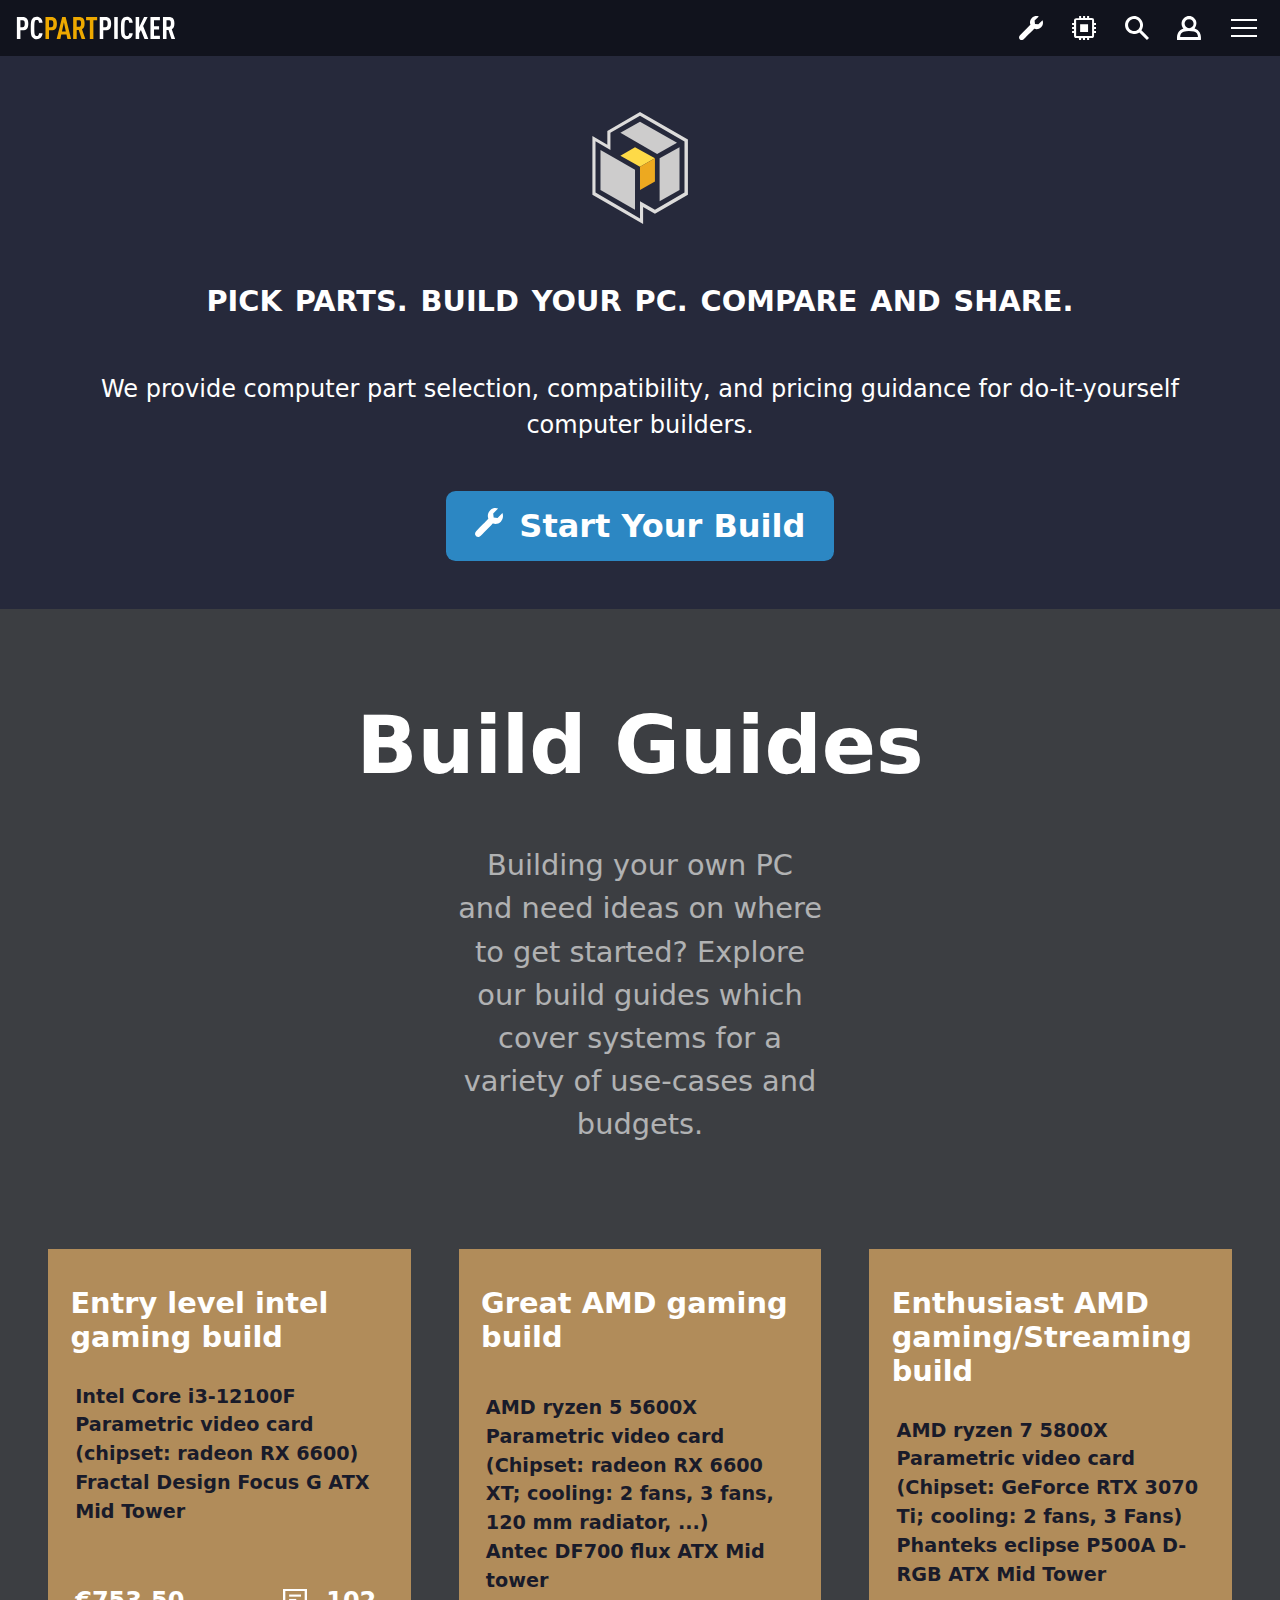
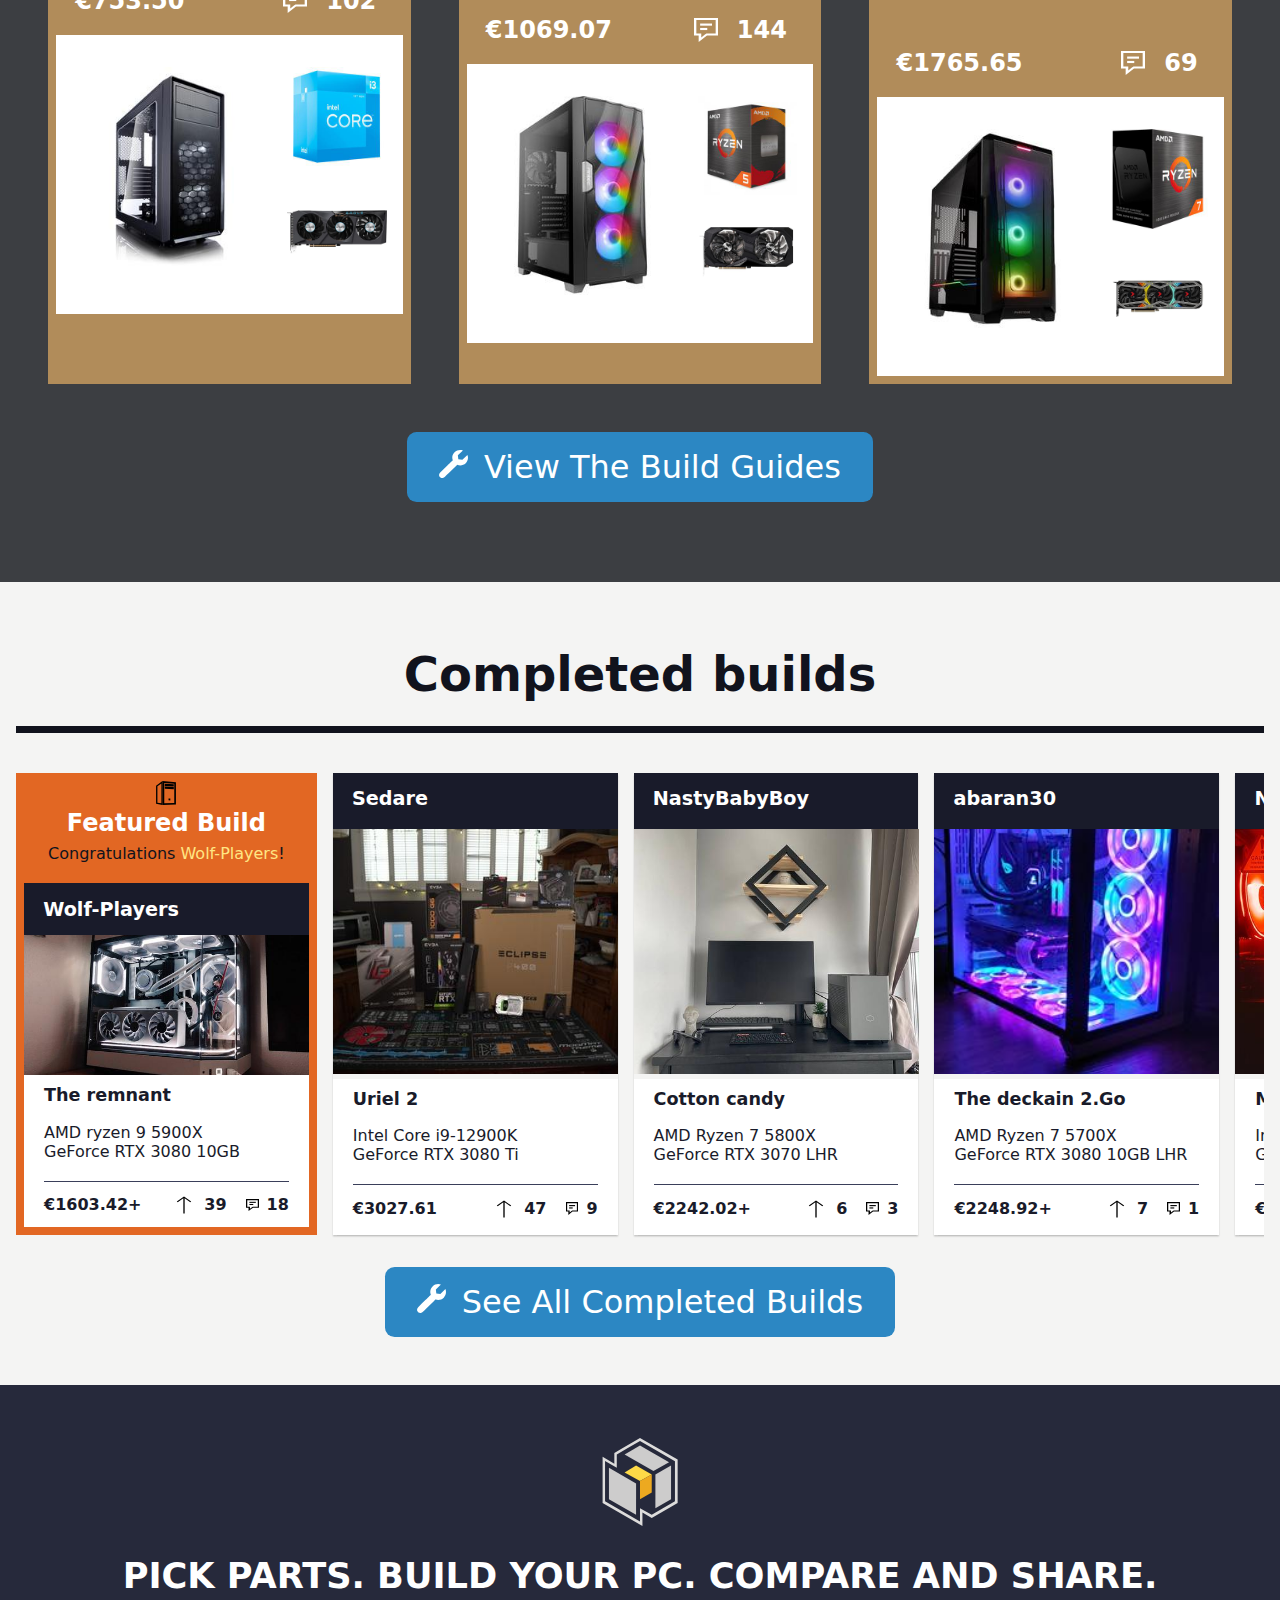
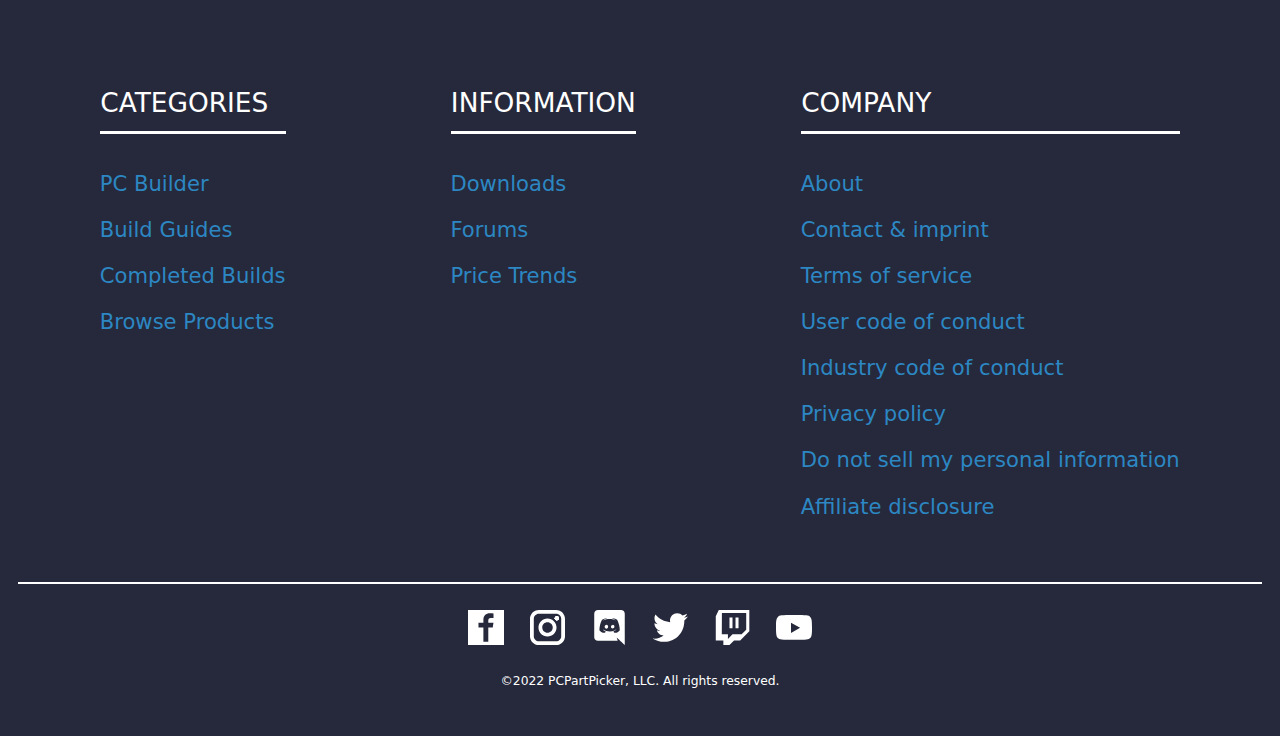
<file: index.html>
<!doctype html>
<html lang="en">
	
<head>
	<meta charset="UTF-8">
	<meta name="author" content="Bryan">
	<meta name="viewport" content="width=device-width, initial-scale=1">
	
	<title>PCPartPicker - Home Page</title>
	
	<link href="styles/general-style.css" rel="stylesheet">
	<link href="styles/homepage-style.css" rel="stylesheet">
	<link rel="icon" type="image/svg+xml" href="images/iconen/pcpp-icon.svg">
</head>

<body>
	<header>
		<!-- nav menu dicht -->
		<nav>
			<ul>
				<li>
					<a href="#"><img src="images/iconen/pcpp-icon.svg" alt="Home"></a>
					<a href="#"><img src="images/iconen/pcpp-logo-word.svg" alt="Home"></a>
				</li>
				<li><a href="#"><img src="images/iconen/wrench-icon.svg" alt="PC Builder"></a></li>
				<li><a href="#"><img src="images/iconen/cpu-icon.svg" alt="Browse products"></a></li>
				<li><a href="#"><img src="images/iconen/search_icon.svg" alt="Zoeken"></a></li>
				<li><a href="#"><img src="images/iconen/profile_icon.svg" alt="Profile"></a></li>
			</ul>
		</nav>

		<!-- hamburger menu met bewegend strepen link:https://codepen.io/shooft/pen/dymRMBZ -->
		<button aria-hidden="true"><span></span><span></span><span></span></button>

		<!-- nav menu open -->
		<nav>
			<ul>
				<li><img src="images/iconen/pcpp-icon.svg" alt="">Resources</li>
				<li><a href="buildGuides.html"><img src="images/iconen/build_guides-icon.svg" alt="">Build Guides</a></li>
				<li><a href="#"><img src="images/iconen/completed_builds-icon.svg" alt="">Completed Buids</a></li>
				<li><a href="#"><img src="images/iconen/forums-icon.svg" alt="">Forums</a></li>
				<li><a href="#"><img src="images/iconen/price_trends-icon.svg" alt="">Price Trends</a></li>
			</ul>
		</nav>
	</header>

	<main>
		<section>
			<h1>Pick parts. build your PC. compare and share.</h1>

			<p>We provide computer part selection, compatibility, and pricing guidance for do-it-yourself computer builders.</p>

			<img src="images/iconen/pcpp-logo-word.svg" alt="Pc part picker">
			<img src="images/iconen/pcpp-icon.svg" alt="Home"></a>

			<a href="#"><img src="images/iconen/wrench-icon.svg" alt="">Start your build</a>
		</section>

		<section>
			<h2>Build guides</h2>

			<p>Building your own PC and need ideas on where to get started? Explore our build guides which cover systems for a variety of use-cases and budgets.</p>

			<ul>
				<li>
					<a href="#">
						<h3>Entry level intel gaming build</h3>

						<p>Intel Core i3-12100F</p>
						<p>Parametric video card (chipset: radeon RX 6600)</p>
						<p>Fractal Design Focus G ATX Mid Tower</p>

						<div>
							<p>€753.50</p>
							<span>
								<img src="images/iconen/messages-icon-white.svg" alt="messages">
								<p>102</p>
							</span>
						</div>

						<div>
							<img src="images/computer_builds/desktop_image_1st.jpg" alt="Desktop case">
							<img src="images/computer_builds/cpu_image_1st.jpg" alt="CPU">
							<img src="images/computer_builds/grafischCard_image_1st.jpg" alt="Grafisch Card">
						</div>
					</a>
				</li>

				<li>
					<a href="#">
						<h3>Great AMD gaming build</h3>

						<p>AMD ryzen 5 5600X</p>
						<p>Parametric video card (Chipset: radeon RX 6600 XT; cooling: 2 fans, 3 fans, 120 mm radiator, ...)</p>
						<p>Antec DF700 flux ATX Mid tower</p>

						<div>
							<p>€1069.07</p>
							<span>
								<img src="images/iconen/messages-icon-white.svg" alt="messages">
								<p>144</p>
							</span>
						</div>

						<div>
							<img src="images/computer_builds/desktop_image_2de.jpg" alt="Desktop case">
							<img src="images/computer_builds/cpu_image_2de.jpg" alt="CPU">
							<img src="images/computer_builds/grafischCard_image_2de.jpg" alt="Grafisch Card">
						</div>
					</a>
				</li>

				<li>
					<a href="#">
						<h3>Enthusiast AMD gaming/Streaming build</h3>

						<p>AMD ryzen 7 5800X</p>
						<p>Parametric video card (Chipset: GeForce RTX 3070 Ti; cooling: 2 fans, 3 Fans)</p>
						<p>Phanteks eclipse P500A D-RGB ATX Mid Tower</p>

						<div>
						<p>€1765.65</p>
						<span>
							<img src="images/iconen/messages-icon-white.svg" alt="messages">
							<p>69</p>
						</span>
						</div>

						<div>
							<img src="images/computer_builds/desktop_image_3rd.jpg" alt="Desktop case">
							<img src="images/computer_builds/cpu_image_3rd.jpg" alt="CPU">
							<img src="images/computer_builds/grafischCard_image_3rd.jpg" alt="Grafisch Card">
						</div>
					</a>
				</li>
			</ul>

			<a href="#"><img src="images/iconen/wrench-icon.svg" alt="">View the build guides</a>
		</section>

		<section>
			<h2>Completed builds</h2>

			<ul>
				<li>
					<figcaption><img src="images/iconen/featured_build-icon.svg" alt=""></figcaption>
					<h3>Featured Build</h3>
					<p>Congratulations <span>Wolf-Players</span>!</p>
					<h4>Wolf-Players</h4>
					<img src="images/completed_builds/completedBuilds_FeaturedBuild.jpg" alt="">
					<div>
						<h5>The remnant</h5>
						<p>AMD ryzen 9 5900X</p>
						<p>GeForce RTX 3080 10GB</p>

						<div>
							<p>€1603.42+</p>
							<span>
								<img src="images/iconen/arrow_up-icon.svg" alt="likes">
								<p>39</p>
								<img src="images/iconen/messages-icon.svg" alt="messages">
								<p>18</p>
							</span>
						</div>
					</div>
				</li>

				<li>
					<h4>Sedare</h4>
					<img src="images/completed_builds/completedBuilds_secondBuild.jpg" alt="">
					<div>
						<h5>Uriel 2</h5>
						<p>Intel Core i9-12900K</p>
						<p>GeForce RTX 3080 Ti</p>

						<div>
							<p>€3027.61</p>
							<span>
								<img src="images/iconen/arrow_up-icon.svg" alt="likes">
								<p>47</p>
								<img src="images/iconen/messages-icon.svg" alt="messsages">
								<p>9</p>
							</span>
						</div>
					</div>
				</li>

				<li>
					<h4>NastyBabyBoy</h4>
					<img src="images/completed_builds/completedBuilds_thirdBuild.jpg" alt="">
					<div>
						<h5>Cotton candy</h5>
						<p>AMD Ryzen 7 5800X</p>
						<p>GeForce RTX 3070 LHR</p>
	
						<div>
							<p>€2242.02+</p>
							<span>
								<img src="images/iconen/arrow_up-icon.svg" alt="likes">
								<p>6</p>
								<img src="images/iconen/messages-icon.svg" alt="messages">
								<p>3</p>
							</span>
						</div>
					</div>
				</li>

				<li>
					<h4>abaran30</h4>
					<img src="images/completed_builds/completedBuilds_fourthBuild.jpg" alt="">
					<div>
						<h5>The deckain 2.Go</h5>
						<p>AMD Ryzen 7 5700X</p>
						<p>GeForce RTX 3080 10GB LHR</p>
	
						<div>
							<p>€2248.92+</p>
							<span>
								<img src="images/iconen/arrow_up-icon.svg" alt="likes">
								<p>7</p>
								<img src="images/iconen/messages-icon.svg" alt="messages">
								<p>1</p>
							</span>
						</div>
					</div>
				</li>

				<li>
					<h4>NovaBandit</h4>
					<img src="images/completed_builds/completedBuilds_fifthBuild.jpg" alt="">
					<div>
						<h5>Minnesota ice</h5>
						<p>Intel core i9-9900k</p>
						<p>GeForce RTX 2080 ti</p>
	
						<div>
							<p>€776.14+</p>
							<span>
								<img src="images/iconen/arrow_up-icon.svg" alt="likes">
								<p>10</p>
								<img src="images/iconen/messages-icon.svg" alt="messages">
								<p>0</p>
							</span>
						</div>
					</div>
				</li>

				<li>
					<h4>PapaJohick</h4>
					<img src="images/completed_builds/completedBuilds_sixthBuild.jpg" alt="">

					<div>
						<h5>My first build!!!</h5>
						<p>AMD Ryzen 5 5600X</p>
						<p>Radeon RX 6750 XT</p>

						<div>
							<p>€1463.26+</p>
							<span>
								<img src="images/iconen/arrow_up-icon.svg" alt="likes">
								<p>7</p>
								<img src="images/iconen/messages-icon.svg" alt="messages">
								<p>2</p>
							</span>
						</div>
					</div>
				</li>

				<li>
					<h4>pemchas</h4>
					<img src="images/completed_builds/completedBuilds_seventhBuild.jpg" alt="">

					<div>
						<h5>Pem's PC</h5>
						<p>AMD Ryzen 9 5900X</p>
						<p>GeForce RTX 3080 10GB</p>
	
						<div>
							<p>€3781.28+</p>
							<span>
								<img src="images/iconen/arrow_up-icon.svg" alt="likes">
								<p>4</p>
								<img src="images/iconen/messages-icon.svg" alt="messages">
								<p>0</p>
							</span>
						</div>
					</div>
				</li>
			</ul>

			<a href="#"><img src="images/iconen/wrench-icon.svg" alt="">See all completed builds</a>
		</section>
	</main>

	<footer>

		<img src="images/iconen/pcpp-icon.svg" alt="">

		<h2>Pick parts. build your pc. compare and share.</h2>

		<div>
			<div>
				<h3>Categories</h3>
				<ul>
					<li><a href="#">PC Builder</a></li>
					<li><a href="#">Build Guides</a></li>
					<li><a href="#">Completed Builds</a></li>
					<li><a href="#">Browse Products</a></li>
				</ul>
			</div>

			<div>
				<h3>Information</h3>
				<ul>
					<li><a href="#">Downloads</a></li>
					<li><a href="#">Forums</a></li>
					<li><a href="#">Price Trends</a></li>
				</ul>
			</div>

			<div>
				<h3>Company</h3>
				<ul>
					<li><a href="#">About</a></li>
					<li><a href="#">Contact & imprint</a></li>
					<li><a href="#">Terms of service</a></li>
					<li><a href="#">User code of conduct</a></li>
					<li><a href="#">Industry code of conduct</a></li>
					<li><a href="#">Privacy policy</a></li>
					<li><a href="#">Do not sell my personal information</a></li>
					<li><a href="#">Affiliate disclosure</a></li>
				</ul>
			</div>
		</div>
		<ul>
			<li><a href="#"><img src="images/iconen/footer_facebook-icon.svg" alt="facebook"></a></li>
			<li><a href="#"><img src="images/iconen/footer_instagram-icon.svg" alt="instagram"></a></li>
			<li><a href="#"><img src="images/iconen/footer_discord-icon.svg" alt="discord"></a></li>
			<li><a href="#"><img src="images/iconen/footer_twitter-icon.svg" alt="twitter"></a></li>
			<li><a href="#"><img src="images/iconen/footer_twitch-icon.svg" alt="twitch"></a></li>
			<li><a href="#"><img src="images/iconen/footer_youtube-icon.svg" alt="youtube"></a></li>
		</ul>

		<p>©2022 PCPartPicker, LLC. All rights reserved.</p>
	</footer>

	<script defer src="scripts/script.js"></script>
</body>
	
</html>
</file>
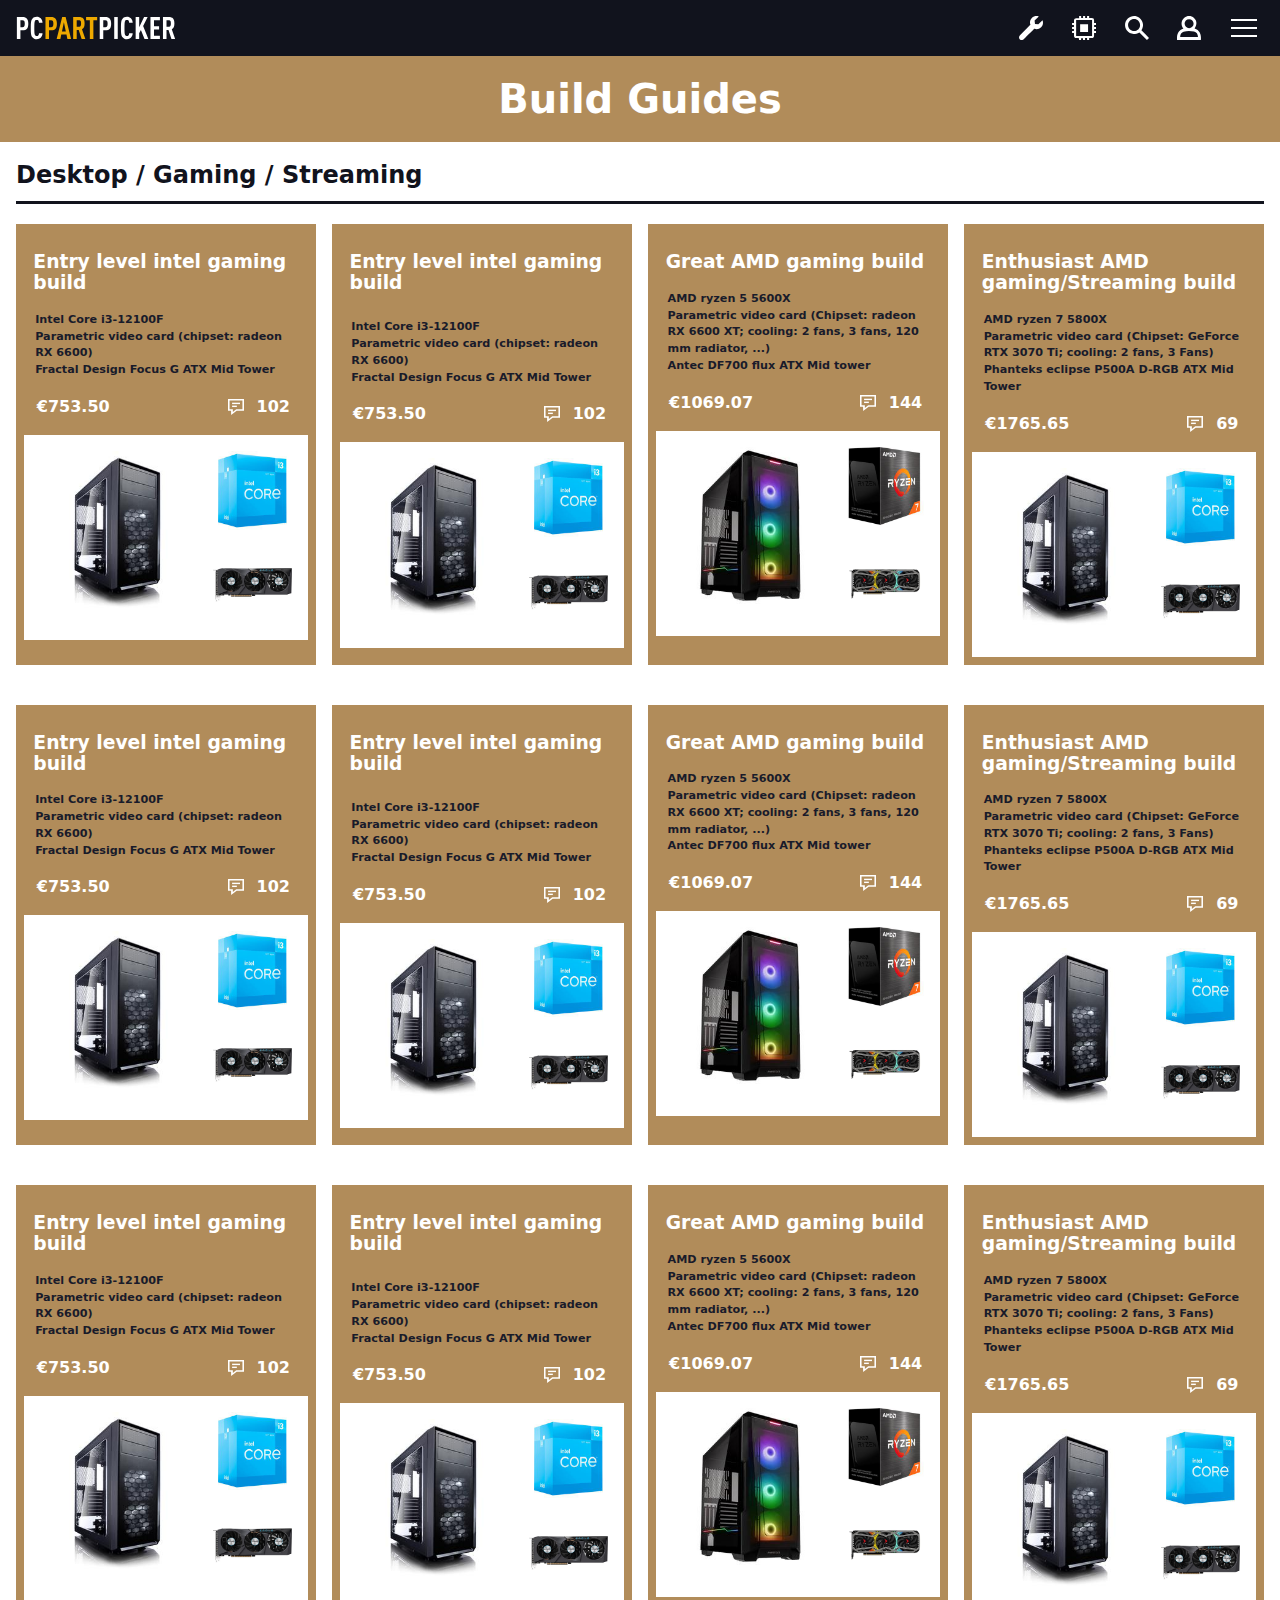
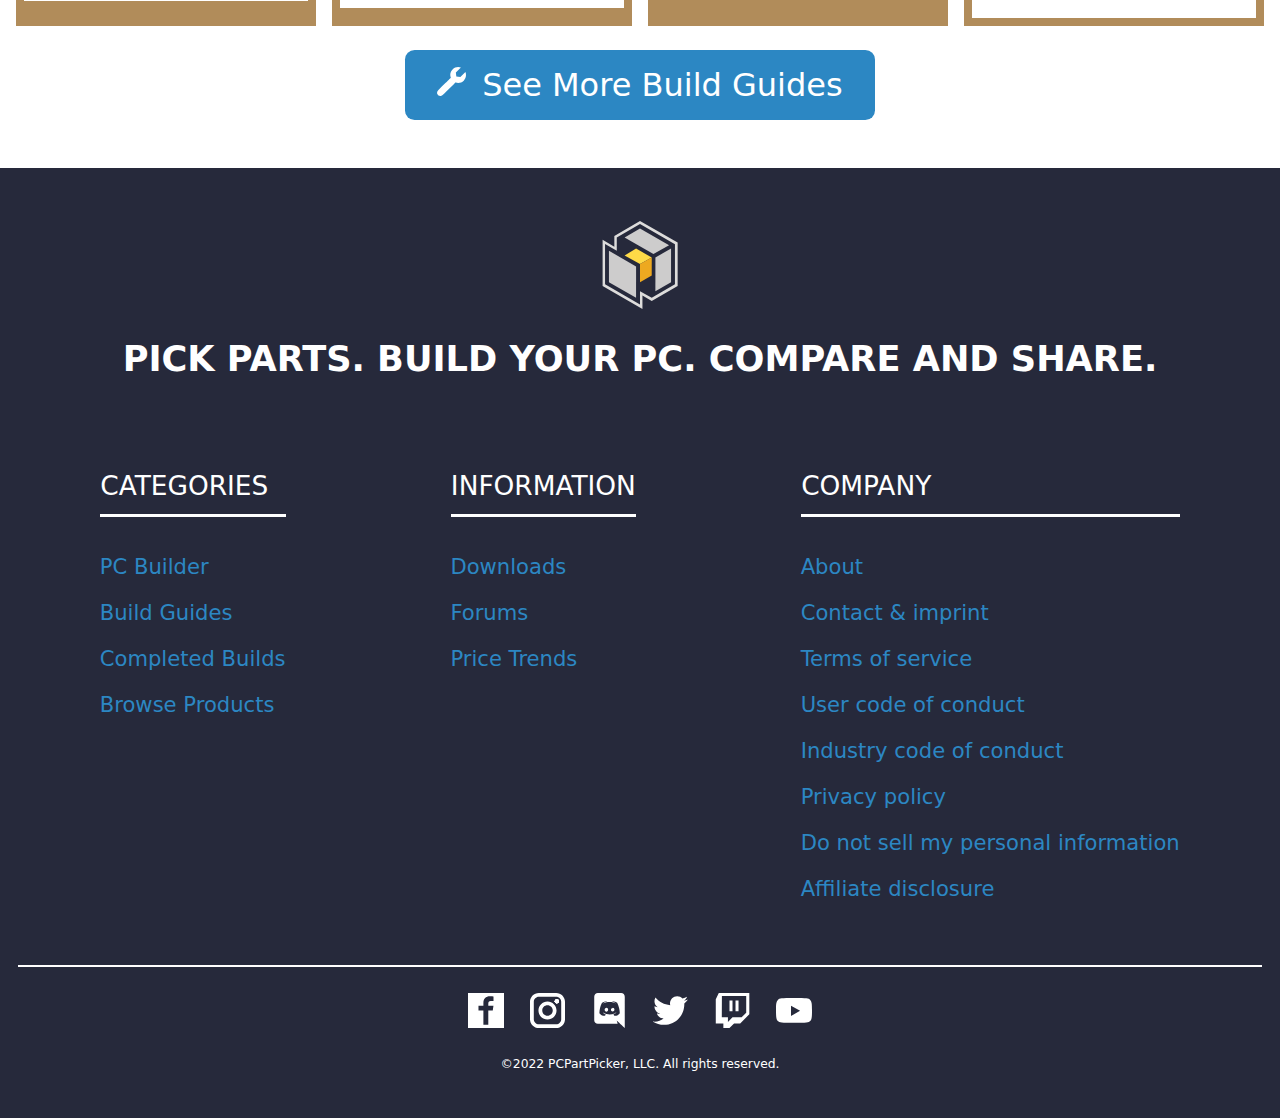
<file: buildGuides.html>
<!DOCTYPE html>
<html lang="en">

<head>
    <meta charset="UTF-8">
	<meta name="author" content="Bryan">
    <meta name="viewport" content="width=device-width, initial-scale=1.0">
	
    <title>PCPartPicker - Build Guides</title>

    <link href="styles/general-style.css" rel="stylesheet">
    <link href="styles/buildGuides-style.css" rel="stylesheet">
    <link rel="icon" type="image/svg+xml" href="images/iconen/pcpp-icon.svg">
</head>

<body>
    <header>
        <!-- nav menu dicht -->
		<nav>
			<ul>
				<li>
					<a href="index.html"><img src="images/iconen/pcpp-icon.svg" alt="Home"></a>
					<a href="index.html"><img src="images/iconen/pcpp-logo-word.svg" alt="Home"></a>
				</li>
				<li><a href="#"><img src="images/iconen/wrench-icon.svg" alt="PC Builder"></a></li>
				<li><a href="#"><img src="images/iconen/cpu-icon.svg" alt="Browse products"></a></li>
				<li><a href="#"><img src="images/iconen/search_icon.svg" alt="Zoeken"></a></li>
				<li><a href="#"><img src="images/iconen/profile_icon.svg" alt="Profile"></a></li>
			</ul>
		</nav>

		<!-- hamburger menu met bewegend strepen link:https://codepen.io/shooft/pen/dymRMBZ -->
		<button aria-hidden="true"><span></span><span></span><span></span></button>

		<!-- nav menu open -->
		<nav>
			<ul>
				<li><img src="images/iconen/pcpp-icon.svg" alt="">Resources</li>
				<li><a href="#"><img src="images/iconen/build_guides-icon.svg" alt="">Build Guides</a></li>
				<li><a href="#"><img src="images/iconen/completed_builds-icon.svg" alt="">Completed Buids</a></li>
				<li><a href="#"><img src="images/iconen/forums-icon.svg" alt="">Forums</a></li>
				<li><a href="#"><img src="images/iconen/price_trends-icon.svg" alt="">Price Trends</a></li>
			</ul>
		</nav>
    </header>
    
    <main>
        <section>
            <h1>build guides</h1>

            <h2>desktop / gaming / streaming</h2>

            <ul>
				<li>
					<a href="#">
						<h3>Entry level intel gaming build</h3>

						<p>Intel Core i3-12100F</p>
						<p>Parametric video card (chipset: radeon RX 6600)</p>
						<p>Fractal Design Focus G ATX Mid Tower</p>

						<div>
							<p>€753.50</p>
							<span>
								<img src="images/iconen/messages-icon-white.svg" alt="">
								<p>102</p>
							</span>
						</div>

						<div>
							<img src="images/computer_builds/desktop_image_1st.jpg" alt="Desktop case">
							<img src="images/computer_builds/cpu_image_1st.jpg" alt="CPU">
							<img src="images/computer_builds/grafischCard_image_1st.jpg" alt="Grafisch Card">
						</div>
					</a>
				</li>

                <li>
					<a href="#">
						<h3>Entry level intel gaming build</h3>

						<p>Intel Core i3-12100F</p>
						<p>Parametric video card (chipset: radeon RX 6600)</p>
						<p>Fractal Design Focus G ATX Mid Tower</p>

						<div>
							<p>€753.50</p>
							<span>
								<img src="images/iconen/messages-icon-white.svg" alt="">
								<p>102</p>
							</span>
						</div>

						<div>
							<img src="images/computer_builds/desktop_image_1st.jpg" alt="Desktop case">
							<img src="images/computer_builds/cpu_image_1st.jpg" alt="CPU">
							<img src="images/computer_builds/grafischCard_image_1st.jpg" alt="Grafisch Card">
						</div>
					</a>
				</li>

				<li>
					<a href="#">
						<h3>Great AMD gaming build</h3>

						<p>AMD ryzen 5 5600X</p>
						<p>Parametric video card (Chipset: radeon RX 6600 XT; cooling: 2 fans, 3 fans, 120 mm radiator, ...)</p>
						<p>Antec DF700 flux ATX Mid tower</p>

						<div>
							<p>€1069.07</p>
							<span>
								<img src="images/iconen/messages-icon-white.svg" alt="">
								<p>144</p>
							</span>
						</div>

						<div>
							<img src="images/computer_builds/desktop_image_3rd.jpg" alt="Desktop case">
							<img src="images/computer_builds/cpu_image_3rd.jpg" alt="CPU">
							<img src="images/computer_builds/grafischCard_image_3rd.jpg" alt="Grafisch Card">
						</div>
					</a>
				</li>

				<li>
					<a href="#">
						<h3>Enthusiast AMD gaming/Streaming build</h3>

						<p>AMD ryzen 7 5800X</p>
						<p>Parametric video card (Chipset: GeForce RTX 3070 Ti; cooling: 2 fans, 3 Fans)</p>
						<p>Phanteks eclipse P500A D-RGB ATX Mid Tower</p>

						<div>
						<p>€1765.65</p>
						<span>
							<img src="images/iconen/messages-icon-white.svg" alt="">
							<p>69</p>
						</span>
						</div>

						<div>
							<img src="images/computer_builds/desktop_image_1st.jpg" alt="Desktop case">
							<img src="images/computer_builds/cpu_image_1st.jpg" alt="CPU">
							<img src="images/computer_builds/grafischCard_image_1st.jpg" alt="Grafisch Card">
						</div>
					</a>
				</li>
			</ul>

            <ul>
				<li>
					<a href="#">
						<h3>Entry level intel gaming build</h3>

						<p>Intel Core i3-12100F</p>
						<p>Parametric video card (chipset: radeon RX 6600)</p>
						<p>Fractal Design Focus G ATX Mid Tower</p>

						<div>
							<p>€753.50</p>
							<span>
								<img src="images/iconen/messages-icon-white.svg" alt="">
								<p>102</p>
							</span>
						</div>

						<div>
							<img src="images/computer_builds/desktop_image_1st.jpg" alt="Desktop case">
							<img src="images/computer_builds/cpu_image_1st.jpg" alt="CPU">
							<img src="images/computer_builds/grafischCard_image_1st.jpg" alt="Grafisch Card">
						</div>
					</a>
				</li>

                <li>
					<a href="#">
						<h3>Entry level intel gaming build</h3>

						<p>Intel Core i3-12100F</p>
						<p>Parametric video card (chipset: radeon RX 6600)</p>
						<p>Fractal Design Focus G ATX Mid Tower</p>

						<div>
							<p>€753.50</p>
							<span>
								<img src="images/iconen/messages-icon-white.svg" alt="">
								<p>102</p>
							</span>
						</div>

						<div>
							<img src="images/computer_builds/desktop_image_1st.jpg" alt="Desktop case">
							<img src="images/computer_builds/cpu_image_1st.jpg" alt="CPU">
							<img src="images/computer_builds/grafischCard_image_1st.jpg" alt="Grafisch Card">
						</div>
					</a>
				</li>

				<li>
					<a href="#">
						<h3>Great AMD gaming build</h3>

						<p>AMD ryzen 5 5600X</p>
						<p>Parametric video card (Chipset: radeon RX 6600 XT; cooling: 2 fans, 3 fans, 120 mm radiator, ...)</p>
						<p>Antec DF700 flux ATX Mid tower</p>

						<div>
							<p>€1069.07</p>
							<span>
								<img src="images/iconen/messages-icon-white.svg" alt="">
								<p>144</p>
							</span>
						</div>

						<div>
							<img src="images/computer_builds/desktop_image_3rd.jpg" alt="Desktop case">
							<img src="images/computer_builds/cpu_image_3rd.jpg" alt="CPU">
							<img src="images/computer_builds/grafischCard_image_3rd.jpg" alt="Grafisch Card">
						</div>
					</a>
				</li>

				<li>
					<a href="#">
						<h3>Enthusiast AMD gaming/Streaming build</h3>

						<p>AMD ryzen 7 5800X</p>
						<p>Parametric video card (Chipset: GeForce RTX 3070 Ti; cooling: 2 fans, 3 Fans)</p>
						<p>Phanteks eclipse P500A D-RGB ATX Mid Tower</p>

						<div>
						<p>€1765.65</p>
						<span>
							<img src="images/iconen/messages-icon-white.svg" alt="">
							<p>69</p>
						</span>
						</div>

						<div>
							<img src="images/computer_builds/desktop_image_1st.jpg" alt="Desktop case">
							<img src="images/computer_builds/cpu_image_1st.jpg" alt="CPU">
							<img src="images/computer_builds/grafischCard_image_1st.jpg" alt="Grafisch Card">
						</div>
					</a>
				</li>
			</ul>

            <ul>
				<li>
					<a href="#">
						<h3>Entry level intel gaming build</h3>

						<p>Intel Core i3-12100F</p>
						<p>Parametric video card (chipset: radeon RX 6600)</p>
						<p>Fractal Design Focus G ATX Mid Tower</p>

						<div>
							<p>€753.50</p>
							<span>
								<img src="images/iconen/messages-icon-white.svg" alt="">
								<p>102</p>
							</span>
						</div>

						<div>
							<img src="images/computer_builds/desktop_image_1st.jpg" alt="Desktop case">
							<img src="images/computer_builds/cpu_image_1st.jpg" alt="CPU">
							<img src="images/computer_builds/grafischCard_image_1st.jpg" alt="Grafisch Card">
						</div>
					</a>
				</li>

                <li>
					<a href="#">
						<h3>Entry level intel gaming build</h3>

						<p>Intel Core i3-12100F</p>
						<p>Parametric video card (chipset: radeon RX 6600)</p>
						<p>Fractal Design Focus G ATX Mid Tower</p>

						<div>
							<p>€753.50</p>
							<span>
								<img src="images/iconen/messages-icon-white.svg" alt="">
								<p>102</p>
							</span>
						</div>

						<div>
							<img src="images/computer_builds/desktop_image_1st.jpg" alt="Desktop case">
							<img src="images/computer_builds/cpu_image_1st.jpg" alt="CPU">
							<img src="images/computer_builds/grafischCard_image_1st.jpg" alt="Grafisch Card">
						</div>
					</a>
				</li>

				<li>
					<a href="#">
						<h3>Great AMD gaming build</h3>

						<p>AMD ryzen 5 5600X</p>
						<p>Parametric video card (Chipset: radeon RX 6600 XT; cooling: 2 fans, 3 fans, 120 mm radiator, ...)</p>
						<p>Antec DF700 flux ATX Mid tower</p>

						<div>
							<p>€1069.07</p>
							<span>
								<img src="images/iconen/messages-icon-white.svg" alt="">
								<p>144</p>
							</span>
						</div>

						<div>
							<img src="images/computer_builds/desktop_image_3rd.jpg" alt="Desktop case">
							<img src="images/computer_builds/cpu_image_3rd.jpg" alt="CPU">
							<img src="images/computer_builds/grafischCard_image_3rd.jpg" alt="Grafisch Card">
						</div>
					</a>
				</li>

				<li>
					<a href="#">
						<h3>Enthusiast AMD gaming/Streaming build</h3>

						<p>AMD ryzen 7 5800X</p>
						<p>Parametric video card (Chipset: GeForce RTX 3070 Ti; cooling: 2 fans, 3 Fans)</p>
						<p>Phanteks eclipse P500A D-RGB ATX Mid Tower</p>

						<div>
						<p>€1765.65</p>
						<span>
							<img src="images/iconen/messages-icon-white.svg" alt="">
							<p>69</p>
						</span>
						</div>

						<div>
							<img src="images/computer_builds/desktop_image_1st.jpg" alt="Desktop case">
							<img src="images/computer_builds/cpu_image_1st.jpg" alt="CPU">
							<img src="images/computer_builds/grafischCard_image_1st.jpg" alt="Grafisch Card">
						</div>
					</a>
				</li>
			</ul>

            <a href="#"><img src="images/iconen/wrench-icon.svg" alt="">See more build Guides</a>
        </section>

        <footer>

            <img src="images/iconen/pcpp-icon.svg" alt="">
    
            <h2>Pick parts. build your pc. compare and share.</h2>
    
            <div>
                <div>
                    <h3>Categories</h3>
                    <ul>
                        <li><a href="#">PC Builder</a></li>
                        <li><a href="#">Build Guides</a></li>
                        <li><a href="#">Completed Builds</a></li>
                        <li><a href="#">Browse Products</a></li>
                    </ul>
                </div>
    
                <div>
                    <h3>Information</h3>
                    <ul>
                        <li><a href="#">Downloads</a></li>
                        <li><a href="#">Forums</a></li>
                        <li><a href="#">Price Trends</a></li>
                    </ul>
                </div>
    
                <div>
                    <h3>Company</h3>
                    <ul>
                        <li><a href="#">About</a></li>
                        <li><a href="#">Contact & imprint</a></li>
                        <li><a href="#">Terms of service</a></li>
                        <li><a href="#">User code of conduct</a></li>
                        <li><a href="#">Industry code of conduct</a></li>
                        <li><a href="#">Privacy policy</a></li>
                        <li><a href="#">Do not sell my personal information</a></li>
                        <li><a href="#">Affiliate disclosure</a></li>
                    </ul>
                </div>
            </div>
            <ul>
                <li><a href="#"><img src="images/iconen/footer_facebook-icon.svg" alt="facebook"></a></li>
                <li><a href="#"><img src="images/iconen/footer_instagram-icon.svg" alt="instagram"></a></li>
                <li><a href="#"><img src="images/iconen/footer_discord-icon.svg" alt="discord"></a></li>
                <li><a href="#"><img src="images/iconen/footer_twitter-icon.svg" alt="twitter"></a></li>
                <li><a href="#"><img src="images/iconen/footer_twitch-icon.svg" alt="twitch"></a></li>
                <li><a href="#"><img src="images/iconen/footer_youtube-icon.svg" alt="youtube"></a></li>
            </ul>
    
            <p>©2022 PCPartPicker, LLC. All rights reserved.</p>
        </footer>
    
        <script defer src="scripts/script.js"></script>
    </main>
</body>

</html>
</file>
<file: styles/homepage-style.css>
/****************/
/* eerste section */
/****************/

/* remove line under link with text-decoration: none; Link: https://stackoverflow.com/questions/2789703/remove-blue-underline-from-link */

section:nth-of-type(1) {
	background-color: var(--bg-firstSection);
	text-align: center;
	padding: 1.5em 1em 3em;
	display: flex;
	flex-direction: column;
	align-items: center;
	gap: 1.5em;
}

section:nth-of-type(1) h1 {
	color: var(--color-firstSection-h1);
	font-size: 1.22em;
	text-transform: uppercase;
	font-weight: 700;
	word-spacing: .1em;
	line-height: 1.5em;
	margin: 0;
}

section:nth-of-type(1) p {
	color: var(--color-firstSection-p);
	line-height: 1.5em;
	margin: 0;
}

section:nth-of-type(1) a img {
	max-width: 1em;
	height: .9em;
	
	display: inline-block;
	margin-right: .5em;
}

section:nth-of-type(1) > a {
	background-color: var(--bg-firstSection-button-a);
	font-family: var(--font-huisstyle);
	color: var(--color-firstSection-button-a);
	padding: .5em .9em .5em;
	font-size: 1.2em;
	border-radius: .3em;
	border: 0;
	font-weight: 600;
	text-decoration: none;
	text-transform: capitalize;
}

section:nth-of-type(1) > img {
	order: -100;
}

section:nth-of-type(2) > img {
	order: -101;
}



/****************/
/* Build Guides Section */
/****************/

/* text-transform: capitalize; Maakt elke eerste letter cappital  Link: https://love2dev.com/blog/css-text-transform/#:~:text=The%20CSS%20text%2Dtransform%20Property,-The%20CSS%20text&text=uppercase%3A%20makes%20all%20of%20the,exactly%20as%20it%20was%20entered */

section:nth-of-type(2) {
	background-color: var(--bg-buildGuides);
	padding: 1.5em 1em 6em;
	text-align: center;
}

section:nth-of-type(2) h2 {
	color: var(--color-buildGuides-h2);
	font-size: 2em;
	text-transform: capitalize;
}

section:nth-of-type(2) > p {
	color: var(--color-build-guides-p);
	opacity: 0.6;
	font-size: 1em;
	margin: -.5em .3em 0;
	line-height: 1.5em;
}

section:nth-of-type(2) ul {
	display: flex;
	gap: 1em;
	overflow-x: auto;
	padding-left: 0;
	padding-bottom: 2em;
}

section:nth-of-type(2) li {
	background-color: var(--bg-buildGuides-courosel);
	min-width: 18em;
	padding: .5em;
	list-style: none;
}

section:nth-of-type(2) h3 {
	color: var(--color-buildGuides-h3);
	margin-top: 0;
	text-align: left;
	padding: 1em .5em 0;
}

/* text-contrast change link: https://developer.mozilla.org/en-US/docs/Web/CSS/filter-function/contrast */
section:nth-of-type(2) li p {
	color: var(--color-buildGuides-li-p);
	font-size: .7em;
	font-weight: 700;
	margin: 0em .3em 0 0;
	text-align: left;
	line-height: 1.5;
	padding: 0 1em;
}

section:nth-of-type(2) div {
	display: flex;
	justify-content: space-between;
	padding: 1em 0;
}

section:nth-of-type(2) div span {
	display: flex;
}

section:nth-of-type(2) ul li:nth-of-type(2) h3 {
	padding-bottom: .4em;
}

section:nth-of-type(2) div:nth-of-type(1) p {
	color: var(--color-buildGuides-li-p-lastTwo);
	font-size: 1em;
	padding: 0em .8em;
}

section:nth-of-type(2) div:nth-of-type(1) img {
	width: 1em;
}

section:nth-of-type(2) ul li a {
	text-decoration: none;
}

section:nth-of-type(2) div:nth-of-type(2) {
	background-color: var(--bg-imageColor);
	display: grid;
	grid-template-columns: 2fr 1fr;
    grid-template-rows: 1fr 1fr;
    grid-gap: 1rem;
	place-content: center;
	padding: 2em 1em;
}

section:nth-of-type(2) div:nth-of-type(2) img {
	width: 100%;
}

section:nth-of-type(2) div:nth-of-type(2) img:nth-of-type(1) {
	grid-column-start: 1;
	grid-column-end: 2;

	grid-row-start: 1;
	grid-row-end:3;
}

section:nth-of-type(2) > a {
	background-color: var(--bg-buildGuides-button-a);
	font-family: var(--font-huisstyle);
	color: var(--color-buildGuides-button-a);
	padding: .5em 1em .5em;
	font-size: 1.2em;
	border-radius: .3em;
	border: 0;
	font-weight: 500;
	text-decoration: none;
	text-transform: capitalize;
}

section:nth-of-type(2) > a img {
	max-width: 1em;
	height: .9em;
	
	display: inline-block;
	margin-right: .5em;
}





/********************/
/* Completed Builds */
/********************/

section:nth-of-type(3) {
	background-color: var(--bg-completedBuilds);
	padding: 1.5em 1em 4em;
	text-align: center;
}

section:nth-of-type(3) h2 {
	border-bottom-style: solid;
	padding-bottom: .5em;
    border-bottom-width: .15em;
    border-color: var(--color-completedBuilds-h2-bottom-borderLine);
}

section:nth-of-type(3) ul {
    display: flex;
    gap: 1em;
    padding: 0 0 2em;
	overflow-x: auto;
    text-align: left;
}

section:nth-of-type(3) li {
	list-style: none;
	display: grid;
    grid-column-gap: 1em;
    grid-auto-columns: 17.8em;
	box-shadow: 0 .1em .1em rgb(0 0 0 / 20%);
}

section:nth-of-type(3) li:first-child {
    background-color: var(--bg-featuredBuilds);
	padding: 0.5em;
	box-shadow: none;
}

section:nth-of-type(3) li figcaption:first-child {
	text-align: center;
}

section:nth-of-type(3) li img:first-child {
	width: 1.5em;
    height: 1.5em;
}

section:nth-of-type(3) li h3 {
	color: var(--color-completedBuilds-h3);
	text-align: center;
	margin: 0 0 .3em;
	font-size: 1.5em;
}
 
section:nth-of-type(3) li p:nth-of-type(1) {
	text-align: center;
	margin: 0;
	line-height: normal;
	margin: 0 0 1.25em;
}

section:nth-of-type(3) li p:first-of-type span {
	color: var(--color-highlightedName);
}

section:nth-of-type(3) li h4 {
	color: var(--color-completedBuilds-h4);
	background-color: var(--bg-completedBuilds-h4);
	font-weight: bold;
	padding: 0.75em 1em;
	font-size: 1em;
	margin: 0;
}

/* image crop link: https://www.digitalocean.com/community/tutorials/css-cropping-images-object-fit */

section:nth-of-type(3) li:nth-of-type(1) > img {
	width: 285px;
	height: 140px;
	object-fit: cover;
}

section:nth-of-type(3) li > img {
	width: 285px;
	height: 245px;
	object-fit: cover;
}

section:nth-of-type(3) li div {
	text-align: left;
	background-color: var(--bg-completedBuilds-third-div);
	color: var(--color-completedBuilds-third-div);
	padding: 0.63em 1.25em;
}

section:nth-of-type(3) li div h5 {
	font-weight: 700;
    font-size: 1.1em;
    margin: 0 0 1em;
}

section:nth-of-type(3) li div p {
	text-align: left;
	font-size: 0.75em;
}

section:nth-of-type(3) li div p:nth-of-type(1), section:nth-of-type(3) li div p{
	margin: 0;
}

section:nth-of-type(3) li div p:nth-of-type(1){
	text-align: left;
}

section:nth-of-type(3) li div div {
	display: flex;
    justify-content: space-between;
    align-items: center;
	font-weight: 700;
	margin-top: 1.25em;
	border-top: .1em solid var(--color-completedBuilds-pageLine);
	padding: .7em 0 0;
}

section:nth-of-type(3) li div span {
	display: flex;
    justify-content: space-between;
	align-items: center;
}

section:nth-of-type(3) li div div span img {
    width: .8em;
	margin: 0 .5em;
}

section:nth-of-type(3) li div span p:first-of-type {
	margin-right: .7em;
}

section:nth-of-type(3) > a {
	background-color: var(--bg-buildGuides-button-a);
	font-family: var(--font-huisstyle);
	color: var(--color-buildGuides-button-a);
	padding: .5em 1em .5em;
	font-size: 1.2em;
	border-radius: .3em;
	border: 0;
	font-weight: 500;
	text-decoration: none;
	text-transform: capitalize;
}

section:nth-of-type(3) > a img {
	max-width: 1em;
	height: .9em;
	
	display: inline-block;
	margin-right: .5em;
}

@media (min-width: 48em) {

	section:nth-of-type(1) > img:nth-of-type(1) {
		display: none;
	}

	section:nth-of-type(1) > img:nth-of-type(2) {
		width: 7em;
		padding: 2em 0;
	}

	section:nth-of-type(1) h1 {
		font-size: 1.8em;
	}

	section:nth-of-type(1) p {
		font-size: 1.5em;
		padding: 1em;
	}

	section:nth-of-type(1) > a {
		font-size: 2em;
	}

	section:nth-of-type(2) h2 {
		font-size: 5em;
	}

	section:nth-of-type(2) > p {
		font-size: 1.8em;
		padding: 0 15em 3em;
	}

	section:nth-of-type(2) ul {
		gap: 3em;
		padding: 0 2em 3em;
	}

	section:nth-of-type(2) > a {
		font-size: 2em;
	}

	section:nth-of-type(2) h3 {
		font-size: 1.8em;
	}

	section:nth-of-type(2) li p {
		font-size: 1.2em;
	}

	section:nth-of-type(2) div:nth-of-type(1) p {
		font-size: 1.5em;
	}

	section:nth-of-type(2) div:nth-of-type(1) img {
		width: 1.5em;
	}

	section:nth-of-type(2) li:nth-of-type(1) div:nth-of-type(1) {
		padding-top: 3.5em;
	}

	section:nth-of-type(2) li:nth-of-type(3) div:nth-of-type(1) {
		padding-top: 3.5em;
	}

	section:nth-of-type(3) h2 {
		font-size: 3em;
	}

	section:nth-of-type(3) li div p:nth-of-type(1), section:nth-of-type(3) li div p{
		font-size: 1em;
	}
	section:nth-of-type(3) > a {
		font-size: 2em;
	}

	section:nth-of-type(3) li h4 {
		font-size: 1.2em;
	}

	/* section:nth-of-type(1) {
		display: none;
	} */

	/* section:nth-of-type(2) {
		display: flex;
		justify-content: space-between;
		align-items: center;
	}

	section:nth-of-type(2) > h2, p, a {
		order: -100;
	} */
}

@media (max-width: 48em) {
	section:nth-of-type(1) > img:nth-of-type(2) {
		display: none;
	}
}
</file>
<file: styles/buildGuides-style.css>
/****************/
/* Build Guides */
/****************/

section:nth-of-type(1) {
	background-color: var(--bg-buildGuidesPage);
	padding: 0 1em 4em;
	text-align: center;
}

section:nth-of-type(1) h1 {
	color: var(--color-buildGuidesPage-h1);
	background-color: var(--bg-buildGuidesPage-h1);
	font-size: 1.5em;
	text-transform: capitalize;
	margin: 0 -1em;
	padding: .5em 0;
}

section:nth-of-type(1) h2 {
	color: var(--color-buildGuides-Page-h2);
	font-size: 1.2em;
	text-transform: capitalize;
	text-align: left;

	border-bottom-style: solid;
	padding-bottom: .5em;
    border-bottom-width: .15em;
    border-color: var(--color-buildGuidesPage-h1-bottom-borderline);
}

section:nth-of-type(1) ul {
	padding: 0 0 .5em;
}

section:nth-of-type(1) li {
	background-color: var(--bg-buildGuides-courosel);
	min-width: 18em;
	padding: .5em;
	list-style: none;
	margin-bottom: 1em;
}

section:nth-of-type(1) h3 {
	color: var(--color-buildGuides-h3);
	margin-top: 0;
	text-align: left;
	padding: 1em .5em 0;
}

section:nth-of-type(1) li p {
	color: var(--color-buildGuides-li-p);
	font-size: .7em;
	font-weight: 700;
	margin: 0em .3em 0 0;
	text-align: left;
	line-height: 1.5;
	padding: 0 1em;
}

section:nth-of-type(1) div {
	display: flex;
	justify-content: space-between;
	padding: 1em 0;
}

section:nth-of-type(1) div span {
	display: flex;
}

section:nth-of-type(1) ul li:nth-of-type(2) h3 {
	padding-bottom: .4em;
}

section:nth-of-type(1) div:nth-of-type(1) p {
	color: var(--color-buildGuides-li-p-lastTwo);
	font-size: 1em;
	padding: 0em .8em;
}

section:nth-of-type(1) div:nth-of-type(1) img {
	width: 1em;
}

section:nth-of-type(1) ul li a {
	text-decoration: none;
}

section:nth-of-type(1) div:nth-of-type(2) {
	background-color: var(--bg-imageColor);
	display: grid;
	grid-template-columns: 2fr 1fr;
    grid-template-rows: 1fr 1fr;
    grid-gap: 1rem;
	place-content: center;
	padding: 1em 1em;
}

section:nth-of-type(1) div:nth-of-type(2) img {
	width: 100%;
}

section:nth-of-type(1) div:nth-of-type(2) img:nth-of-type(1) {
	grid-column-start: 1;
	grid-column-end: 2;

	grid-row-start: 1;
	grid-row-end:3;
}

section:nth-of-type(1) > a {
	background-color: var(--bg-buildGuides-button-a);
	font-family: var(--font-huisstyle);
	color: var(--color-buildGuides-button-a);
	padding: .5em 1em;
	font-size: 1.2em;
	border-radius: .3em;
	border: 0;
	font-weight: 500;
	text-decoration: none;
	text-transform: capitalize;
}

section:nth-of-type(1) > a img {
	max-width: 1em;
	height: .9em;
	
	display: inline-block;
	margin-right: .5em;
}

@media (min-width: 48em) {
	section:nth-of-type(1) h1 {
		font-size: 2.5em;
	}

	section:nth-of-type(1) h2 {
		font-size: 1.5em;
	}

	section:nth-of-type(1) ul {
		display: flex;
		justify-content: space-between;
	}

	section:nth-of-type(1) li {
		width: 24%;
	}

	section:nth-of-type(1) > a {
		font-size: 2em;
	}
}

@media (prefers-color-scheme: dark) {
	section:nth-of-type(1) ul {
		filter:brightness(.75);
	}
}
</file>
<file: styles/general-style.css>
/**************/
/* CSS REMEDY */
/**************/

/* dit reset de margin en padding van de browser*/
*, *::after, *::before {
  box-sizing: border-box;  
}





/*********************/
/* CUSTOM PROPERTIES */
/*********************/

:root {
	/* Huisstyle Kleuren */
	--color-huisstyle-black:#11131D;
	--color-huisstyle-LighterBlack:#191B2A;
	--color-huisstyle-darkPurple:#26293B;
	--color-huisstyle-darkGrey:#3C3E42;
	--color-huisstyle-lightBlue:#2C87C3;
	--color-huisstyle-white:#FFFFFF;
	--color-huisstyle-darkerWhite:#f4f4f3;
	--color-huisstyle-lightBrown:#b18c5a;
	--color-huisstyle-orange:#E26723;
	--color-huisstyle-lightYellow:#FFE683;
	--color-huisstyle-brown:#321607;
	--color-huisstyle-lightGrey:#3a3f5a;

	/* fonts */
	--font-huisstyle: system-ui, "Segoe UI", "Helvetica Neue", Arial, sans-serif;

	/* kleur body */
	--color-body-text: var(--color-huisstyle-black);
	--bg-body: var(--color-huisstyle-white);

	/* kleur main */
	--bg-main: var(--color-huisstyle-white);

	/* kleur header */
	--bg-nav: var(--color-huisstyle-black);
	--color-menu: var(--color-huisstyle-white);

	/* Nav open */
	--bg-nav-open: var(--color-huisstyle-darkPurple);
	--color-bottom-borderLine: var(--color-huisstyle-lightGrey);
	--bg-menu-open: var(--color-huisstyle-black);
	--color-nav-text: var(--color-huisstyle-white);

	/* footer */
	--bg-footer: var(--color-huisstyle-darkPurple);
	--color-footer-h3: var(--color-huisstyle-white);
	--color-footer-h4: var(--color-huisstyle-white);
	--color-footer-a: var(--color-huisstyle-lightBlue);
	--color-footer-p: var(--color-huisstyle-white);
	--color-footer-bottom-borderLine: var(--color-huisstyle-white);



	/********************/
	/* Homepage kleuren */
	/********************/

	/* kleur first section */
	--bg-firstSection: var(--color-huisstyle-darkPurple);
	--color-firstSection-h1: var(--color-huisstyle-white);
	--color-firstSection-p: var(--color-huisstyle-white);
	--bg-firstSection-button-a: var(--color-huisstyle-lightBlue);
	--color-firstSection-button-a: var(--color-huisstyle-white);

	/* Build Guids */
	--bg-buildGuides: var(--color-huisstyle-darkGrey);
	--color-buildGuides-h2: var(--color-huisstyle-white);
	--color-build-guides-p: var(--color-huisstyle-white);
	
	--bg-buildGuides-courosel: var(--color-huisstyle-lightBrown);
	--color-buildGuides-h3: var(--color-huisstyle-white);
	--color-buildGuides-li-p: var(--color-huisstyle-LighterBlack);
	--color-buildGuides-li-p-lastTwo: var(--color-huisstyle-white);
	--bg-imageColor: var(--color-huisstyle-white);

	--bg-buildGuides-button-a: var(--color-huisstyle-lightBlue);
	--color-buildGuides-button-a: var(--color-huisstyle-white);

	/* Completed Builds */

	--bg-completedBuilds: var(--color-huisstyle-darkerWhite);
	--bg-featuredBuilds: var(--color-huisstyle-orange);

	--color-completedBuilds-h2-bottom-borderLine: var(--color-huisstyle-black);
	--color-completedBuilds-h3: var(--color-huisstyle-white);
	--color-highlightedName: var(--color-huisstyle-lightYellow);

	--bg-completedBuilds-h4: var(--color-huisstyle-LighterBlack);
	--color-completedBuilds-h4: var(--color-huisstyle-white);

	--bg-completedBuilds-third-div: var(--color-huisstyle-white);
	--color-completedBuilds-third-div: var(--color-huisstyle-LighterBlack);

	--color-completedBuilds-pageLine: var(--color-huisstyle-lightGrey);

	--bg-completedBuilds-button-a: var(--color-huisstyle-lightBlue);
	--color-completedBuilds-button-a: var(--color-huisstyle-white);



	/***************/
	/* Build Guids */
	/***************/

	--bg-buildGuidesPage: var(--color-huisstyle-white);

	--color-buildGuidesPage-h1: var(--color-huisstyle-white);
	--bg-buildGuidesPage-h1: var(--color-huisstyle-lightBrown);
	--color-buildGuidesPage-h1-bottom-borderline: var(--color-huisstyle-black);

	--color-buildGuidesPage-h2: var(--color-huisstyle-black);
}





/************/
/* ALGEMEEN */
/************/

body {
	color: var(--color-body-text);
	background-color: var(--bg-body);
	font-family: var(--font-huisstyle);
	margin: 0;
}

button, summary {
	cursor: pointer;
}

button:not(disabled) {
	cursor: pointer;
  }





/**********/
/* Header */
/**********/

/* Soure: CodePen Home FED 22/23 - Flexbox - Oefening 1 - uitwerking - sommetje 11 Link: https://codepen.io/shooft/pen/VwXXNea?editors=1100 */
/* sticky header Source: FED 22/23 - Flexbox - Oefening 2 - uitwerking link: https://codepen.io/shooft/pen/zYWWXmG */
header {
	background-color: var(--bg-nav);
	position: sticky;
	top: 0;
	width: 100%;
	z-index: 10;
	display: flex;
	align-items: center;
}

header nav:nth-of-type(1) {
	flex-grow: 1;
}

header nav:nth-of-type(1) ul {
	margin: 0;
	padding: 1em 1em .7em;
	list-style: none;
	display: flex;
	align-items: center;
	gap: 1.8em;
}


header nav:nth-of-type(1) ul li:first-of-type {
	margin-right: auto;
}

header nav:nth-of-type(1) li img {
	width: 1.5em;
}

header nav:nth-of-type(1) li:nth-of-type(1) img {
	width: 2.3em;
}





/*********************/
/* Header menu button*/
/*********************/

/* hamburger menu in 5 minuten link:https://codepen.io/shooft/pen/vYjgNwj */
/* hamburger menu met bewegend strepen link:https://codepen.io/shooft/pen/dymRMBZ */
header button {
	/* grid om de 3 spans in het midden van de button te positioneren */
	display: grid;
	place-items: center;

	/* position:relative;
	z-index:100; */
	width: 4em;
	height: 4em;
	padding: 0;
	margin-right: .7em;
	background-color: transparent;
	border: 0;
	z-index: 100;
}
  
/* alledrie de streepjes */
header button span {
	/* alledrie de spans in de eerste kolom en rij */
	/* ze staan dan over elkaar heen*/
	grid-row-start: 1;
	grid-column-start: 1;
	
	/* grootte en kleur van de streepjes */
	width: 2em;
	height: .15em;
	
	/* transities duren .5s */
	transition-duration: .5s;
	background-color: var(--color-menu);
}

/* het eerste streepje */
header button span:nth-of-type(1) {
	/* met transform: */
	/* .4em omhoog */
	/* developer.mozilla.org/en-US/docs/Web/CSS/transform-function/translateY */
	transform: translateY(-.6em);
}
  
/* het derde streepje */
header button span:nth-of-type(3) {
	/* met transform: */
	/* .4em omlaag */
	transform: translateY(.6em);
}





/***********************************************************/
/* als de EERSTE STREEPJES BUTTON de classs menuOpen heeft */
/***********************************************************/

/* het eerste streepje */
header button.menuOpen span:nth-of-type(1) {
	/* met transform: */
	/* 1: 45 graden draaien met de klok mee */
	/* developer.mozilla.org/en-US/docs/Web/CSS/transform-function/rotate */
	/* 2: 25% langer maken */
	/* developer.mozilla.org/en-US/docs/Web/CSS/transform-function/scaleX*/
	transform: rotate(45deg) scalex(1.25);
}
  
/* het tweede streepje */
header button.menuOpen span:nth-of-type(2) {
	/* met opacity helemaal doorzichtig maken */
	opacity: 0;
}
  
/* het derde streepje */
header button.menuOpen span:nth-of-type(3) {
	/* met transform: */
	/* 1. 45 graden draaien tegen de klok in */
	/* 2. 25% langer maken */
	transform: rotate(-45deg) scalex(1.25);
}





/*****************/
/* uitschuifmenu */
/*****************/

header nav:nth-of-type(2) {
	position: fixed;
	inset: 0;
	background-color: var(--bg-nav-open);

	transform: translateX(-100%);

	transition: .5s;
}

header nav:nth-of-type(2).open {
	transform: translateX(0%);
}

header nav:nth-of-type(2) ul {
	padding: 0;
	margin: 0;
}

header nav:nth-of-type(2) li:nth-of-type(1) {
	background-color: var(--bg-menu-open);
	color: var(--color-nav-text);
	font-weight: 700;
	padding: .65em 1em;
	font-size: 1.3em;
	border-bottom: none;

	align-items: center;
	display: flex;
}

header nav:nth-of-type(2) ul li {
	padding: 1em;
	align-items: center;

	border-bottom-style: solid;
    border-bottom-width: 1px;
	border-color: var(--color-bottom-borderLine);
}

header nav:nth-of-type(2) ul li a {
	font-size: 1.4em;
	display: flex;
	align-items: center;
	color: var(--color-nav-text);
	text-decoration: none;
}

header nav:nth-of-type(2) li:nth-of-type(1) img {
	max-width: 2em;
	height: 2em;
	display: inline-block;
	margin-right: .5em;
}

header nav:nth-of-type(2) ul li a img {
	max-width: 2.2em;
	height: 1.5em;
	
	display: inline-block;
	margin-right: .5em;
}

button:active {
	transform: translateY(1px) ;
}





/****************/
/* Hover states */
/****************/

a:active {
	transform: translateY(1px) ;
	display: inline-block;
}

/****************/
/* main */
/****************/

main {
	background-color: var(--bg-main);
}





/****************/
/**** Footer ****/
/****************/

footer {
	background-color: var(--bg-footer);
	padding: 3em 1em 2em;
	font-size: 1.1em;
}

footer > img {
	width: 2.3em;
}

footer h2 {
	color: var(--color-footer-h3);
	text-align: left;
	text-transform: uppercase;
	padding-bottom: 1em;
}

footer h3 {
	color: var(--color-footer-h3);
	text-align: left;
	text-transform: uppercase;
	font-weight: 500;

	border-bottom-style: solid;
	padding-bottom: .5em;
    border-bottom-width: .15em;
    border-color: var(--color-footer-bottom-borderLine);
}

footer div ul {
	margin-left: -2.3em;
	padding-bottom: 2em;
}

footer div ul li {
	list-style: none;
	padding: .5em 0em;
}

footer div ul li a {
	padding: 0;
	list-style: none;
	color: var(--color-footer-a);
	text-decoration: none;
	font-size: 1em;
}

footer p {
	color: var(--color-footer-p);
	font-size: .7em;
	text-align: center;
}

footer > ul {
	margin: 0;
    padding: 1.5em 1em 0.7em;
    display: flex;
    align-items: center;
	justify-content: center;
    gap: 1.5em;
	list-style: none;

	border-top-style: solid;
    border-top-width: .15em;
    border-color: var(--color-footer-bottom-borderLine) ;
}

footer > ul img {
	width: 2em;
}

@media (max-width: 48em) {
	header nav:nth-of-type(1) ul li:first-of-type a:nth-of-type(2) {
		display: none;
	}
}

@media (min-width: 48em) {
	
	header nav:nth-of-type(2) ul li a {
		font-size: 2em;
	}

	header nav:nth-of-type(1) ul li:first-of-type a:nth-of-type(1) {
		display: none;
	}

	header nav:nth-of-type(2) li:nth-of-type(1) {
		padding: 0.2em 1em;
	}

	header nav:nth-of-type(2) li:nth-of-type(1) {
		font-size: 1.5em;
	}

	header nav:nth-of-type(1) li:nth-of-type(1) img {
		width: 10em;
	}

	footer > div {
		display: flex;
		justify-content: space-around;
	}
	
	footer > img {
		display: block;
		margin: 0 auto;
		width: 5em;
	}

	footer h2 {
		text-align: center;
		font-size: 2em;
	}

	footer h3 {
		font-size: 1.5em;
	}

	footer div ul li {
		font-size: 1.2em;
	}
}

@media (prefers-color-scheme: dark) {

	header button {
		filter:brightness(.75);
	}

	section:nth-of-type(1) h1 {
		filter:brightness(.75);
	}

	section:nth-of-type(1) {
		background-color: var(--color-huisstyle-black);
	}

	section > a {
		filter:brightness(.75);
	}

	section:nth-of-type(1) p {
		filter:brightness(.75);
	}

	section:nth-of-type(2) {
		background-color: var(--color-huisstyle-LighterBlack);
	}

	section:nth-of-type(2) h2 {
		filter:brightness(.75);
	}

	section:nth-of-type(2) ul {
		filter:brightness(.75);
	}

	section:nth-of-type(3) {
		background-color: var(--color-huisstyle-darkPurple);
	}

	section:nth-of-type(3) h2 {
		color: var(--color-huisstyle-white);
		filter:brightness(.75);
		border-color:var(--color-huisstyle-white)
	}

	section:nth-of-type(3) ul {
		filter:brightness(.75);
	}

	img {
		filter:brightness(.75);
	}

	footer {
		background-color: var(--color-huisstyle-black);
	}

	footer h2 {
		filter:brightness(.75);
	}

	footer h3 {
		filter:brightness(.75);
	}

	footer div ul li {
		color: var(--color-huisstyle-white);
		filter: brightness(.75);
	}
}

/* font-size: clamp(15em, 10vw, 2.5em) */
</file>
